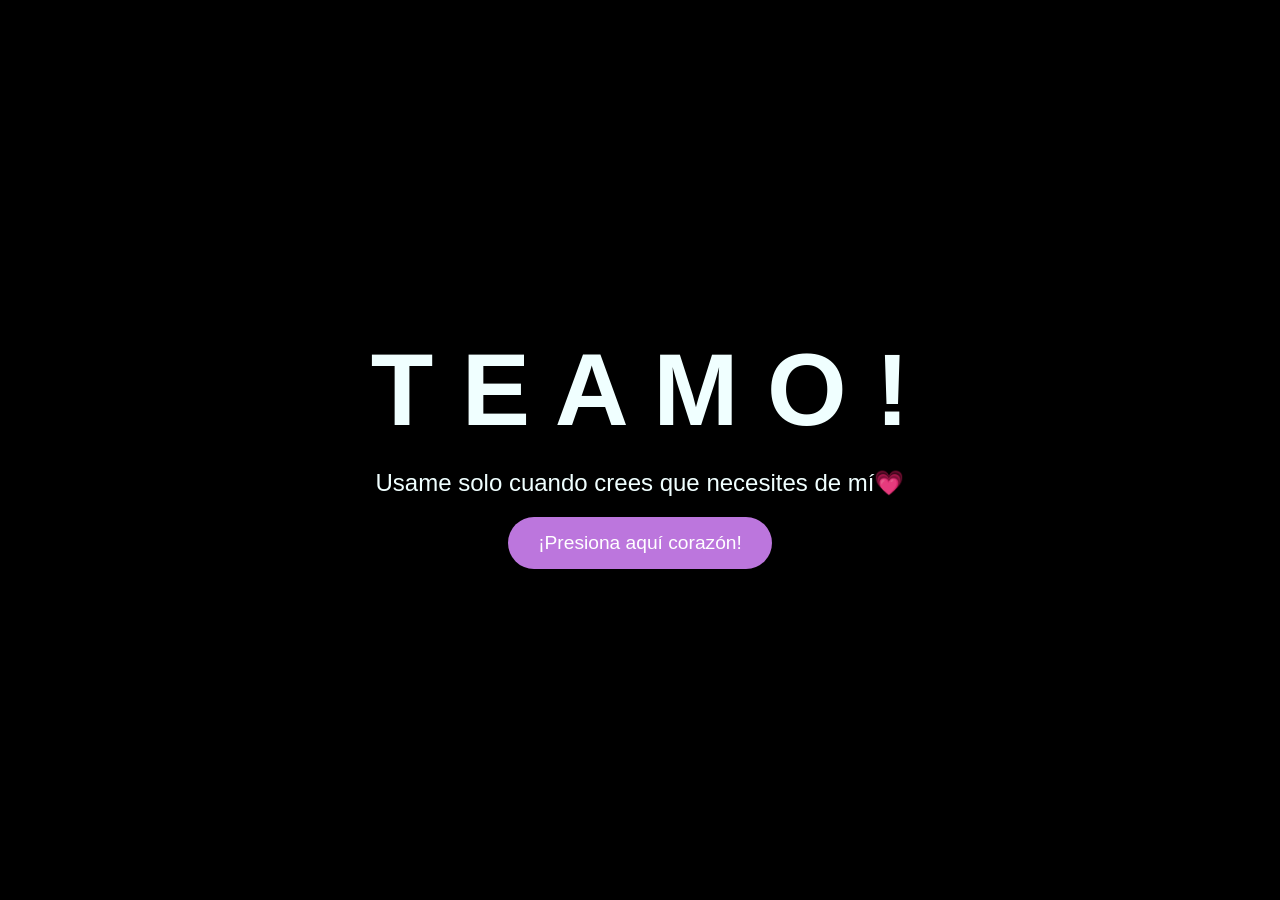
<file: index.html>
<!DOCTYPE html>
<html lang="es">

<head>
    <meta charset="UTF-8">
    <meta http-equiv="X-UA-Compatible" content="IE=edge">
    <link href="https://fonts.cdnfonts.com/css/minecraft-4" rel="stylesheet">
    <meta name="viewport" content="width=device-width, initial-scale=1.0">
    <link rel="stylesheet" href="style.css">
    <link rel="icon" href="img/flowers.png" type="image/x-icon">
    <title>Flowers</title>
</head>

<body>
    <div class="greetings">
        <span>T</span>
        <span>E </span>
        <span>A</span>
        <span>M</span>
        <span>O</span>
        <span>!</span>
    </div>
    <div class="description">
        <span>Usame solo cuando crees que necesites de mí💗</span>
    </div>
    <div class="button">
        <button class="botones">
            <a href="principal/principal.html" style="color: #fff;">¡Presiona aquí corazón!</a>
        </button>
    </div>


</body>

</html>
</file>
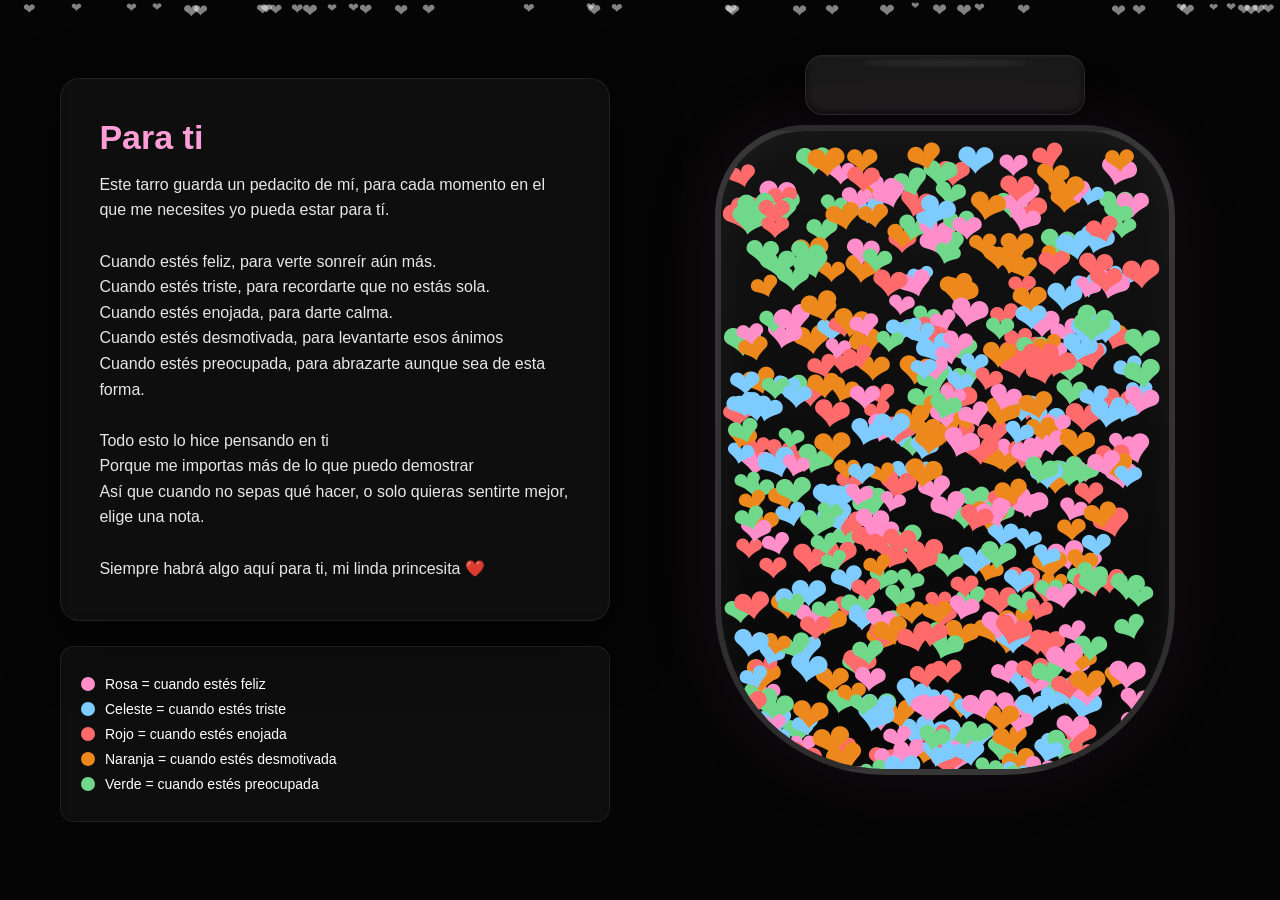
<file: principal/principal.html>
<!DOCTYPE html>
<html lang="es">
<head>
    <meta charset="UTF-8">
    <link href="https://fonts.cdnfonts.com/css/minecraft-4" rel="stylesheet">
    <title>Tarro para ti</title>
    <link rel="stylesheet" href="styles.css">
</head>
<body>

<div class="background"></div>

<div class="container">

    <!-- IZQUIERDA -->
    <div class="left">

        <div class="carta">
            <h1>Para ti </h1>
            <p>Este tarro guarda un pedacito de mí, para cada momento en el que me necesites yo pueda estar para tí.<br><br></p>

            <p>Cuando estés feliz, para verte sonreír aún más.</p>
            <p>Cuando estés triste, para recordarte que no estás sola.</p>
            <p>Cuando estés enojada, para darte calma.</p>
            <p>Cuando estés desmotivada, para levantarte esos ánimos</p>
            <p>Cuando estés preocupada, para abrazarte aunque sea de esta forma.<br><br></p>

            <p>Todo esto lo hice pensando en ti</p>
            <p>Porque me importas más de lo que puedo demostrar</p>
            <p>Así que cuando no sepas qué hacer, o solo quieras sentirte mejor, elige una nota.<br><br></p>
            <p>Siempre habrá algo aquí para ti, mi linda princesita ❤️</p>
        </div>

        <div class="indice">
            <div class="item"><div class="dot rosa"></div> Rosa = cuando estés feliz</div>
            <div class="item"><div class="dot celeste"></div> Celeste = cuando estés triste</div>
            <div class="item"><div class="dot rojo"></div> Rojo = cuando estés enojada</div>
            <div class="item"><div class="dot naranja"></div> Naranja = cuando estés desmotivada</div>
            <div class="item"><div class="dot verde"></div> Verde = cuando estés preocupada</div>
        </div>

    </div>

    <!-- DERECHA -->
    <div class="right">
        <div class="jar-wrapper">
            <div class="lid"></div>
            <div class="jar" id="jar"></div>
        </div>
    </div>

</div>

<script src="script.js"></script>

</body>
</html>
</file>
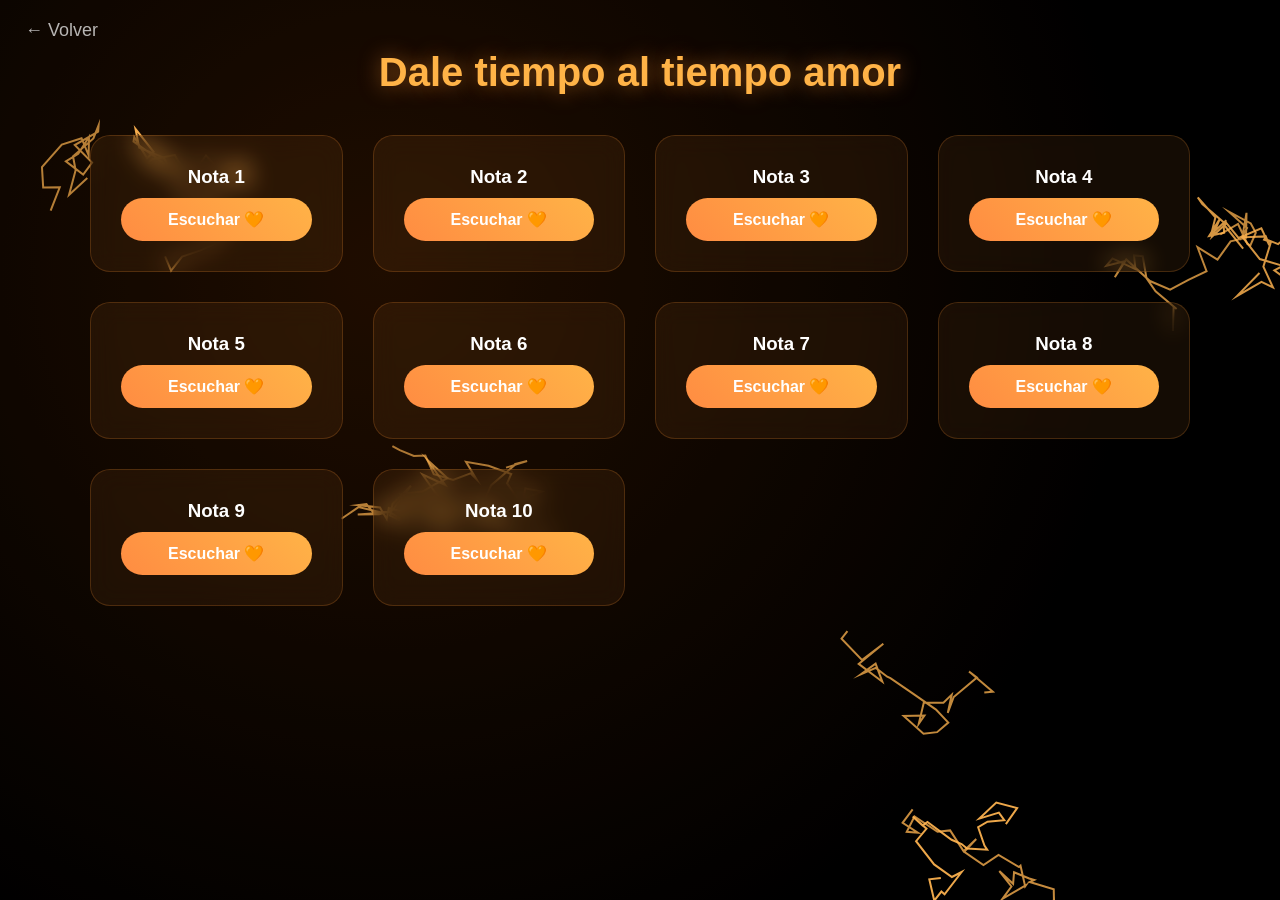
<file: principal/desmotivada/desmotivada.html>
<!DOCTYPE html>
<html lang="es">
<head>
    <meta charset="UTF-8">
    <title>Para cuando estés desmotivada</title>
    <link rel="stylesheet" href="desmotivada.css">
</head>
<body>
    
<a href="../../principal/principal.html" class="back-btn">← Volver</a>

<canvas id="fondo"></canvas>

<h1 class="titulo">Dale tiempo al tiempo amor</h1>

<div class="container" id="listaAudios"></div>

<script src="desmotivada.js"></script>

</body>
</html>
</file>
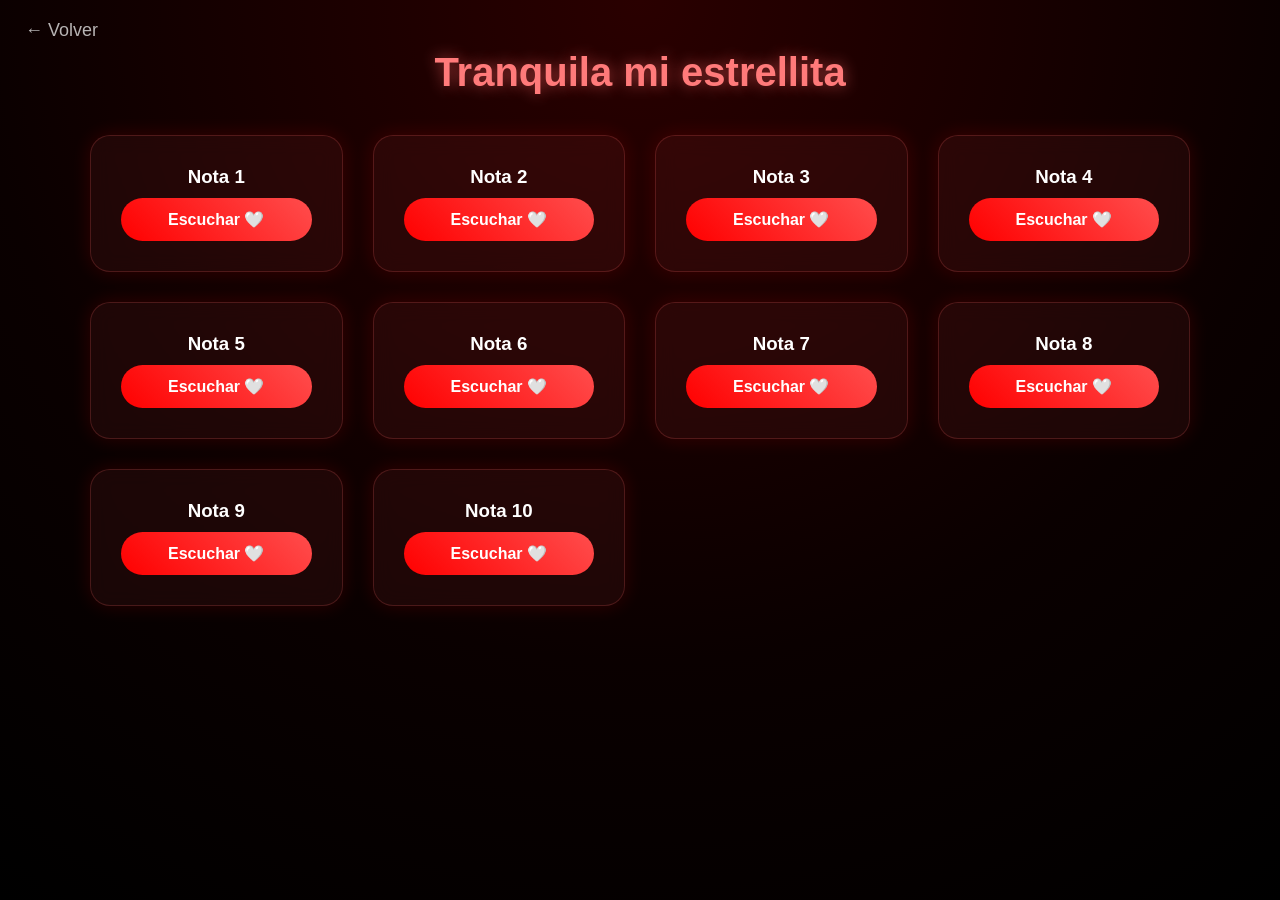
<file: principal/enojada/enojada.html>
<!DOCTYPE html>
<html lang="es">
<head>
    <meta charset="UTF-8">
    <title>Para cuando estés enojada</title>
    <link rel="stylesheet" href="enojada.css">
</head>
<body>
    
<a href="../../principal/principal.html" class="back-btn">← Volver</a>


<canvas id="fondo"></canvas>

<h1 class="titulo">Tranquila mi estrellita</h1>

<div class="container" id="listaAudios"></div>

<script src="enojada.js"></script>

</body>
</html>
</file>
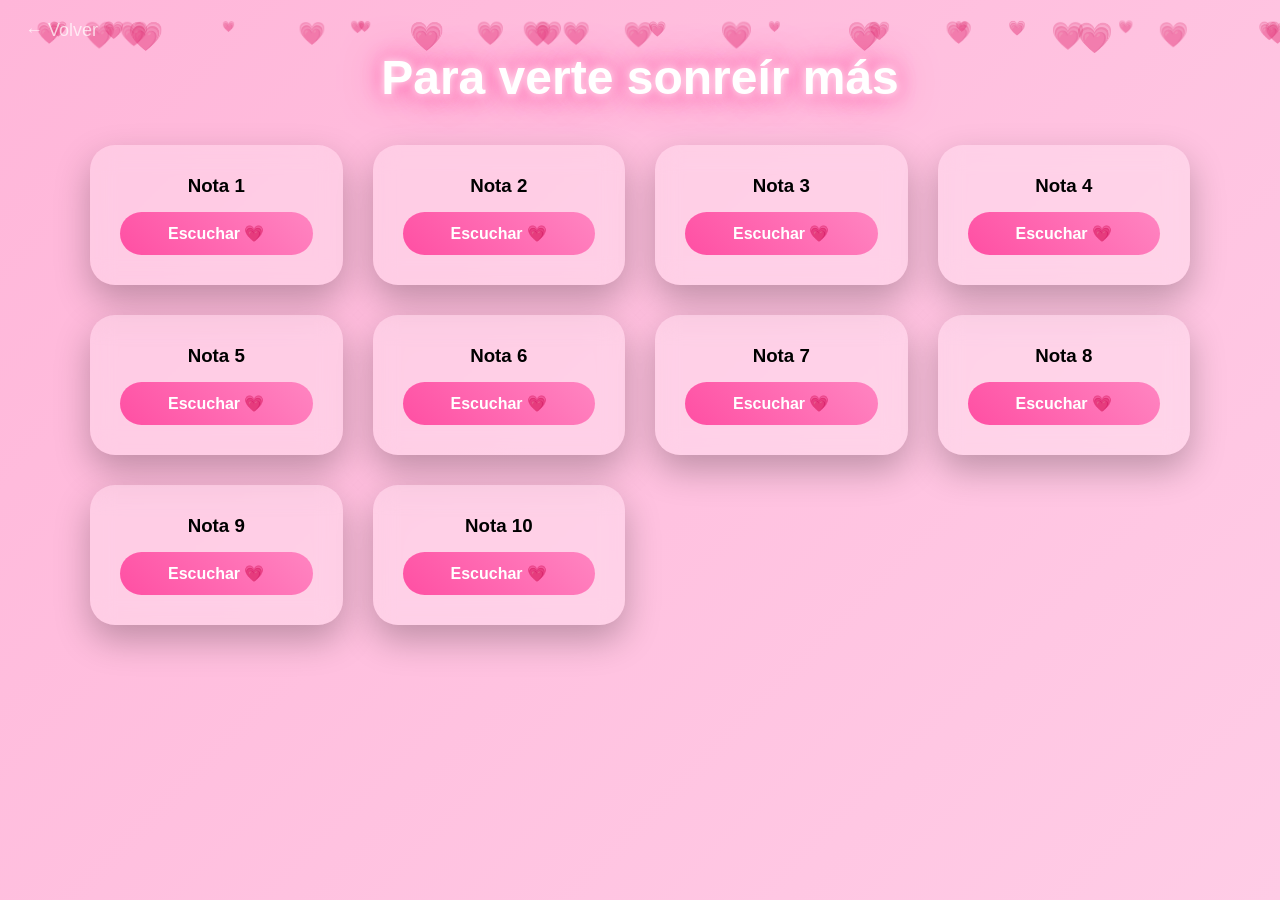
<file: principal/feliz/feliz.html>
<!DOCTYPE html>
<html lang="es">
<head>
    <meta charset="UTF-8">
    <title>Para cuando estés feliz 💗</title>
    <link rel="stylesheet" href="feliz.css">
</head>
<body>
<a href="../../principal/principal.html" class="back-btn">← Volver</a>

<div class="background"></div>

<h1 class="titulo">Para verte sonreír más</h1>

<div class="container" id="listaAudios"></div>

<script src="feliz.js"></script>

</body>
</html>
</file>
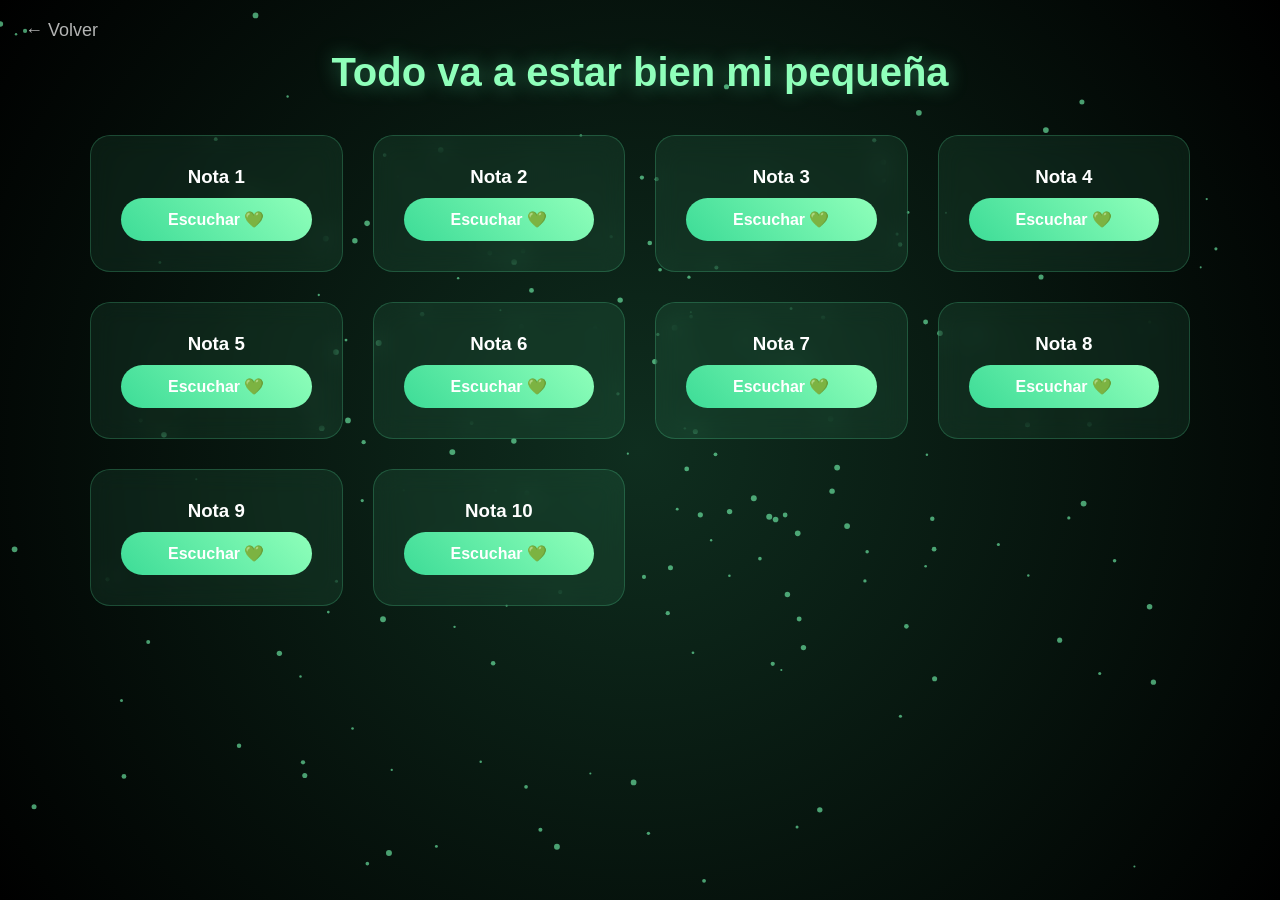
<file: principal/preocupada/preocupada.html>
<!DOCTYPE html>
<html lang="es">
<head>
    <meta charset="UTF-8">
    <title>Para cuando estés preocupada</title>
    <link rel="stylesheet" href="preocupada.css">
</head>
<body>
<a href="../../principal/principal.html" class="back-btn">← Volver</a>

<canvas id="fondo"></canvas>

<h1 class="titulo">Todo va a estar bien mi pequeña</h1>

<div class="container" id="listaAudios"></div>

<script src="preocupada.js"></script>

</body>
</html>
</file>
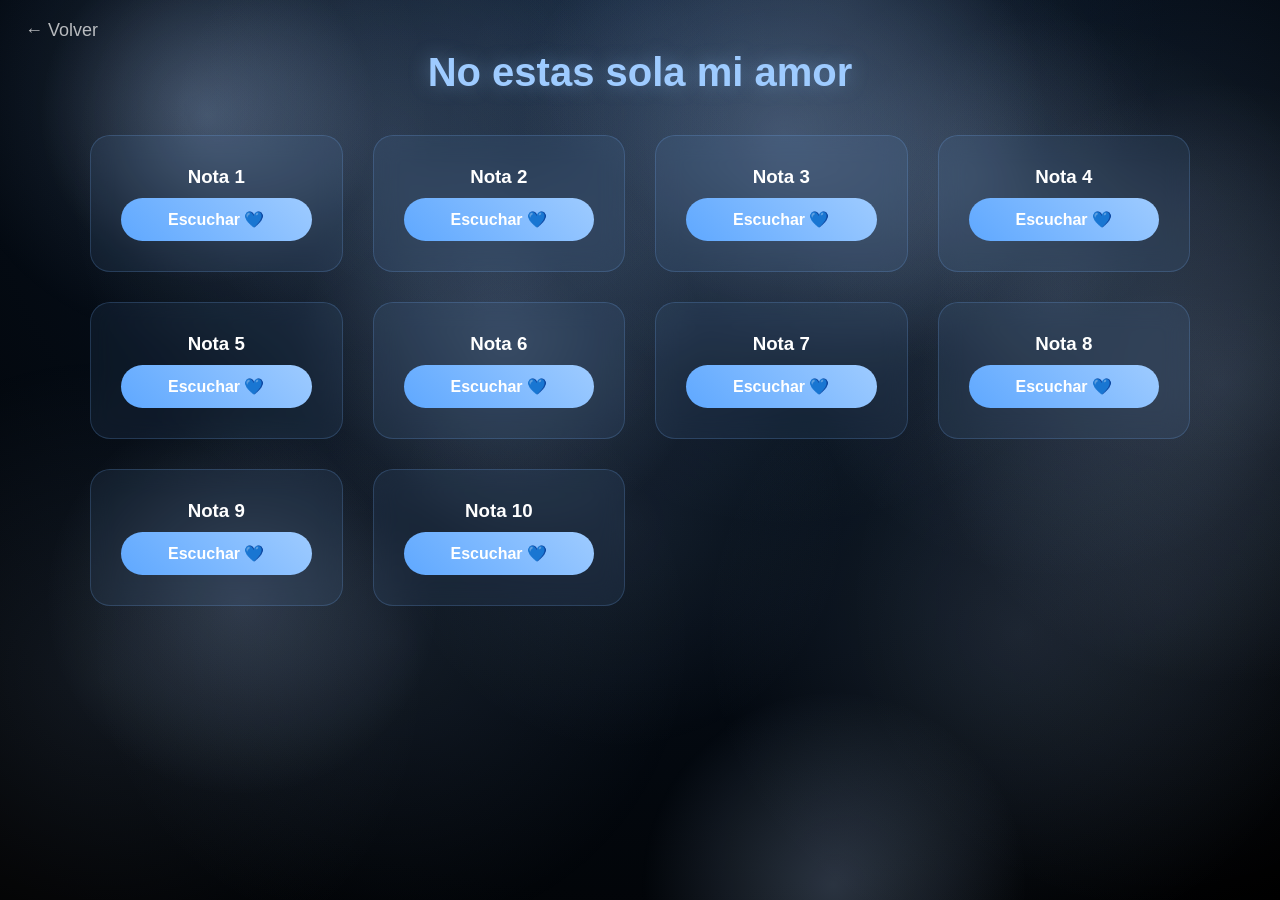
<file: principal/triste/triste.html>
<!DOCTYPE html>
<html lang="es">
<head>
    <meta charset="UTF-8">
    <title>Para cuando estés triste 💙</title>
    <link rel="stylesheet" href="triste.css">
</head>
<body>
<a href="../../principal/principal.html" class="back-btn">← Volver</a>

<canvas id="fondo"></canvas>

<h1 class="titulo">No estas sola mi amor</h1>

<div class="container" id="listaAudios"></div>

<script src="triste.js"></script>

</body>
</html>
</file>
<file: style.css>
@import url('https://fonts.cdnfonts.com/css/minecraft-4');

*{
    margin:0;
    padding:0;
    box-sizing:border-box;
    font-family: 'Minecraft', sans-serif;
}

body{
    color: azure;
    min-height: 100vh;
    display: flex;
    flex-direction: column;
    align-items: center;
    justify-content: center;
    background-color: black;
    padding: 20px;
    text-align: center;
}

/* TEXTO PRINCIPAL */
.greetings{
    font-size: clamp(2.5rem, 8vw, 7rem);
    font-weight: 900;
    word-break: break-word;
}

/* ANIMACIÓN */
.greetings > span{
    animation: glow 2.5s ease-in-out infinite;
}

@keyframes glow{
    0%, 100%{
        color: #fff;
        text-shadow: 0 0 12px #bc76dd, 0 0 50px #bc76dd, 0 0 100px #bc76dd;
    }
    10%, 90%{
        color: #111;
        text-shadow: none;
    }
}

/* delays */
.greetings > span:nth-child(2){ animation-delay: .2s; }
.greetings > span:nth-child(3){ animation-delay: .4s; }
.greetings > span:nth-child(4){ animation-delay: .6s; }
.greetings > span:nth-child(5){ animation-delay: .8s; }
.greetings > span:nth-child(6){ animation-delay: 1s; }

/* DESCRIPCIÓN */
.description{
    font-size: clamp(1rem, 3vw, 1.5rem);
    margin: 20px 0;
    max-width: 90%;
}

/* BOTÓN */
.botones{
    border: none;
    background: transparent;
}

.botones a{
    display: inline-block;
    background-color: #bc76dd;
    padding: clamp(10px, 2vw, 15px) clamp(20px, 4vw, 30px);
    border-radius: 50px;
    text-decoration: none;
    color: white;
    font-size: clamp(0.9rem, 2.5vw, 1.2rem);
    transition: 0.3s;
}

.botones a:hover{
    background-color: #8a3bb3;
    box-shadow: 0 0 15px #bc76dd;
}
</file>
<file: principal/styles.css>
@import url('https://fonts.cdnfonts.com/css/minecraft-4');

*{
    margin:0;
    padding:0;
    box-sizing:border-box;
    font-family: 'Minecraft', sans-serif;
}

body{
    min-height:100vh;
    background:#050505;
    color:white;
    overflow-x:hidden;
}

/* FONDO CORAZONES */

.background{
    position:fixed;
    width:100%;
    height:100%;
    overflow:hidden;
    z-index:0;
}

.background span{
    position:absolute;
    font-size:14px;
    opacity:0.5;
    animation:floatUp linear infinite;
}

@keyframes floatUp{
    0%{
        transform:translateY(100vh) scale(0.8);
        opacity:0;
    }
    30%{opacity:0.6;}
    100%{
        transform:translateY(-10vh) scale(1.2);
        opacity:0;
    }
}

/* LAYOUT */

.container{
    position:relative;
    z-index:2;
    display:flex;
    min-height:100vh;
    padding:clamp(20px,5vw,60px);
    gap:clamp(20px,5vw,60px);
}

/* COLUMNAS */

.left, .right{
    flex:1;
}

/* IZQUIERDA */

.left{
    display:flex;
    flex-direction:column;
    justify-content:center;
}

/* CARTA */

.carta{
    background:rgba(255,255,255,0.04);
    border:1px solid rgba(255,255,255,0.08);
    padding:clamp(20px,3vw,45px);
    border-radius:20px;
    backdrop-filter:blur(5px);
    box-shadow:0 20px 60px rgba(0,0,0,0.6);
    animation:fadeUp 1s ease;
}

.carta h1{
    font-size:clamp(20px,4vw,34px);
    color:#ff9ed6;
    margin-bottom:15px;
}

.carta p{
    font-size:clamp(13px,2.5vw,16px);
    line-height:1.6;
    opacity:0.9;
}

/* INDICE */

.indice{
    background:rgba(255,255,255,0.04);
    border:1px solid rgba(255,255,255,0.08);
    margin-top:25px;
    padding:20px;
    border-radius:14px;
    width:100%;
    animation:fadeUp 1.4s ease;
    backdrop-filter:blur(5px);
}

.item{
    display:flex;
    align-items:center;
    margin:9px 0;
    font-size:clamp(12px,2.5vw,14px);
}

.dot{
    width:14px;
    height:14px;
    border-radius:50%;
    margin-right:10px;
}

.rosa{background:#ff8ecb;}
.celeste{background:#7ecbff;}
.rojo{background:#ff6a6a;}
.naranja{background:#ed881d;}
.verde{background:#70d88a;}

/* DERECHA */

.right{
    display:flex;
    justify-content:center;
    align-items:center;
}

/* CONTENEDOR TARRO */

.jar-wrapper{
    position:relative;
    width:clamp(220px, 40vw, 460px);
    height:clamp(320px, 60vw, 650px);
}

/* TARRO */

.jar{
    width:100%;
    height:100%;
    border-radius:90px 90px 170px 170px;
    border:6px solid rgba(255,255,255,0.15);
    background:linear-gradient(
        to bottom,
        rgba(255,255,255,0.06),
        rgba(255,255,255,0.01)
    );
    position:relative;
    overflow:hidden;
    backdrop-filter:blur(5px);

    box-shadow:
    0 0 80px rgba(255,120,200,0.08),
    inset 0 0 40px rgba(255,255,255,0.05);

    animation:fadeUp 1.2s ease;
}

/* CORAZONES */

.heart-note{
    position:absolute;
    text-decoration:none;
    cursor:pointer;
    transition:transform 0.2s ease, filter 0.2s ease;
    z-index:5;
}

.heart-note:hover{
    transform:scale(1.3);
    filter:brightness(1.4);
}

/* colores */

.heart-feliz{ color:#ff8ecb; }
.heart-triste{ color:#7ecbff; }
.heart-enojada{ color:#ff6a6a; }
.heart-animo{ color:#ed881d; }
.heart-calma{ color:#70d88a; }

/* GENERAL */

@keyframes fadeUp{
    from{opacity:0;transform:translateY(40px);}
    to{opacity:1;transform:translateY(0);}
}

/* TAPA */

.lid{
    position:absolute;
    top:-70px;
    left:50%;
    transform:translateX(-50%);
    width:clamp(180px, 25vw, 280px);
    height:clamp(40px, 6vw, 60px);

    background:#1a1a1a;
    border-radius:18px;

    border:1px solid rgba(255,255,255,0.06);

    box-shadow:
        0 12px 30px rgba(0,0,0,0.8),
        inset 0 1px 2px rgba(255,255,255,0.05),
        inset 0 -3px 6px rgba(0,0,0,0.7);

    opacity:0;
}

.lid::before{
    content:"";
    position:absolute;
    top:4px;
    left:20%;
    width:60%;
    height:6px;

    background:rgba(255,255,255,0.08);
    border-radius:50%;
    filter:blur(2px);
}

/* ANIMACIONES TAPA */

.jar-wrapper.cerrando .lid{
    animation:enroscar 1s ease forwards;
}

@keyframes enroscar{
    0%{
        opacity:0;
        transform:translateX(-50%) translateY(-150px) scale(0.8);
    }
    60%{
        opacity:1;
        transform:translateX(-50%) translateY(10px) scale(1.05);
    }
    100%{
        opacity:1;
        transform:translateX(-50%) translateY(0) scale(1);
    }
}

.jar-wrapper.abriendo .lid{
    animation:abrirReal 0.8s ease forwards;
    opacity:1;
}

@keyframes abrirReal{
    0%{
        transform:translateX(-50%) translateY(0);
    }
    20%{
        transform:translateX(-48%) translateY(-15px);
    }
    40%{
        transform:translateX(20%) translateY(-35px) rotate(10deg);
    }
    80%{
        transform:translateX(50%) translateY(40px) rotate(30deg);
    }
    100%{
        transform:translateX(50%) translateY(40px) rotate(30deg);
    }
}

/* RESPONSIVE CELULAR */

@media (max-width: 768px){
    .container{
        flex-direction:column;
        align-items:center;
    }

    .right{
        order:-1;
    }
}
</file>
<file: principal/desmotivada/desmotivada.css>
*{
    margin:0;
    padding:0;
    box-sizing:border-box;
    font-family: 'Segoe UI', sans-serif;
}

/* BOTÓN ATRÁS */
.back-btn{
    position:fixed;
    top:clamp(10px,3vw,20px);
    left:clamp(10px,3vw,25px);
    color:white;
    text-decoration:none;
    font-size:clamp(14px,2.5vw,18px);
    opacity:0.7;
    transition:0.2s;
    z-index:10;
}

.back-btn:hover{
    opacity:1;
    transform:translateX(-3px);
}

/* BODY */
body{
    background: radial-gradient(circle at 30% 30%, #2a1200, #000 70%);
    min-height:100vh;
    overflow-x:hidden;
    display:flex;
    flex-direction:column;
    align-items:center;
    color:white;
    user-select:none;
    padding:20px;
}

/* CANVAS */
#fondo{
    position:fixed;
    top:0;
    left:0;
    width:100%;
    height:100%;
    z-index:0;
    pointer-events:none;
}

/* TITULO */
.titulo{
    margin-top:clamp(20px,5vw,30px);
    font-size:clamp(1.5rem,5vw,2.5rem);
    text-align:center;
    z-index:2;

    color:#ffb347;
    text-shadow:0 0 20px rgba(255,150,50,0.5);

    animation:pulso 2.5s ease-in-out infinite;
}

@keyframes pulso{
    0%,100%{ transform:scale(1); opacity:0.9; }
    50%{ transform:scale(1.05); opacity:1; }
}

/* GRID RESPONSIVE */
.container{
    margin-top:clamp(20px,5vw,40px);
    width:min(1100px, 100%);
    display:grid;
    grid-template-columns:repeat(auto-fit, minmax(220px, 1fr));
    gap:clamp(15px,3vw,30px);
    padding-bottom:60px;
    z-index:2;
}

/* CARDS */
.card{
    background: rgba(255,150,50,0.08);
    backdrop-filter: blur(12px);
    border:1px solid rgba(255,150,50,0.2);
    border-radius:20px;
    padding:clamp(15px,3vw,30px);
    text-align:center;
    transition:0.3s;

    min-height:120px;

    display:flex;
    flex-direction:column;
    justify-content:center;
    gap:10px;
}

.card:hover{
    transform:scale(1.03);
    box-shadow:0 0 25px rgba(255,150,50,0.3);
}

/* BOTÓN */
.play{
    padding:clamp(10px,2vw,12px) clamp(18px,4vw,25px);
    border:none;
    border-radius:30px;
    background:linear-gradient(45deg,#ff8c42,#ffb347);
    color:white;
    cursor:pointer;
    transition:0.3s;
    font-weight:bold;
    font-size:clamp(0.9rem,2.5vw,1rem);
}

.play:hover{
    transform:scale(1.05);
    box-shadow:0 0 20px #ff8c42;
}
</file>
<file: principal/enojada/enojada.css>
*{
    margin:0;
    padding:0;
    box-sizing:border-box;
    font-family: 'Segoe UI', sans-serif;
}

/* BOTÓN ATRÁS */
.back-btn{
    position:fixed;
    top:clamp(10px,3vw,20px);
    left:clamp(10px,3vw,25px);
    color:white;
    text-decoration:none;
    font-size:clamp(14px,2.5vw,18px);
    opacity:0.7;
    transition:0.2s;
    z-index:10;
}

.back-btn:hover{
    opacity:1;
    transform:translateX(-3px);
}

/* BODY */
body{
    background: radial-gradient(circle at top, #2a0000, #0a0000 60%, #000);
    min-height:100vh;
    overflow-x:hidden;
    display:flex;
    flex-direction:column;
    align-items:center;
    color:white;
    padding:20px;
}

/* CANVAS */
#fondo{
    position:fixed;
    top:0;
    left:0;
    width:100%;
    height:100%;
    z-index:0;
    pointer-events:none;
}

/* TITULO */
.titulo{
    margin-top:clamp(20px,5vw,30px);
    font-size:clamp(1.5rem,5vw,2.5rem);
    text-align:center;
    z-index:2;

    color:#ff7a7a;
    text-shadow:0 0 15px rgba(255,100,100,0.6);

    animation:latido 3s infinite ease-in-out;
}

@keyframes latido{
    0%,100%{ transform:scale(1); }
    50%{ transform:scale(1.03); }
}

/* EFECTO EXTRA */
@keyframes shakeGlow{
    0%{ transform:translateX(0); }
    25%{ transform:translateX(-2px); }
    50%{ transform:translateX(2px); }
    75%{ transform:translateX(-2px); }
    100%{ transform:translateX(2px); }
}

/* GRID RESPONSIVE */
.container{
    margin-top:clamp(20px,5vw,40px);
    width:min(1100px, 100%);
    display:grid;
    grid-template-columns:repeat(auto-fit, minmax(220px, 1fr));
    gap:clamp(15px,3vw,30px);
    padding-bottom:60px;
    z-index:2;
}

/* CARDS */
.card{
    background: rgba(255, 80, 80, 0.08);
    backdrop-filter: blur(10px); 
    -webkit-backdrop-filter: blur(10px);
    border:1px solid rgba(255,100,100,0.2);
    border-radius:20px;
    padding:clamp(15px,3vw,30px);
    text-align:center;
    cursor:pointer;
    transition:0.2s;
    box-shadow:0 0 20px rgba(255,0,0,0.15);

    min-height:120px;

    display:flex;
    flex-direction:column;
    justify-content:center;
    gap:10px;
    position:relative;
    z-index:2;
}

.card:hover{
    transform:scale(1.03);
    box-shadow:0 0 25px rgba(255,100,100,0.3);
}

/* BOTÓN */
.play{
    padding:clamp(10px,2vw,12px) clamp(18px,4vw,25px);
    border:none;
    border-radius:30px;
    background:linear-gradient(45deg,#ff0000,#ff4d4d);
    color:white;
    cursor:pointer;
    transition:0.3s;
    font-weight:bold;
    font-size:clamp(0.9rem,2.5vw,1rem);
}

.play:hover{
    transform:scale(1.05);
    box-shadow:0 0 20px #ff0000;
}

.card, .play{
    position:relative;
    z-index:2;
}
</file>
<file: principal/feliz/feliz.css>
*{
    margin:0;
    padding:0;
    box-sizing:border-box;
    font-family: 'Segoe UI', sans-serif;
}

/* BOTÓN ATRÁS */
.back-btn{
    position:fixed;
    top:clamp(10px,3vw,20px);
    left:clamp(10px,3vw,25px);
    color:white;
    text-decoration:none;
    font-size:clamp(14px,2.5vw,18px);
    opacity:0.7;
    transition:0.2s;
    z-index:10;
}

.back-btn:hover{
    opacity:1;
    transform:translateX(-3px);
}

/* BODY */
body{
    background: linear-gradient(135deg, #ffb6d9, #ffcce6);
    min-height:100vh;
    overflow-x:hidden;
    display:flex;
    flex-direction:column;
    align-items:center;
    padding:20px;
}

/* TITULO */
.titulo{
    margin-top:clamp(20px,5vw,30px);
    font-size:clamp(1.8rem,6vw,3rem);
    color:#fff;
    text-align:center;

    text-shadow:
        0 0 10px #fff,
        0 0 20px #ff4fa3,
        0 0 40px #ff4fa3;

    animation:brillar 2s infinite alternate;
}

/* glow */
@keyframes brillar{
    from{
        text-shadow:
        0 0 10px #fff,
        0 0 20px #ff4fa3,
        0 0 40px #ff4fa3;
    }
    to{
        text-shadow:
        0 0 20px #fff,
        0 0 40px #ff85c1,
        0 0 60px #ff85c1;
    }
}

/* GRID RESPONSIVE */
.container{
    margin-top:clamp(20px,5vw,40px);
    width:min(1100px, 100%);
    display:grid;
    grid-template-columns:repeat(auto-fit, minmax(220px, 1fr));
    gap:clamp(15px,3vw,30px);
    padding-bottom:60px;
}

/* TARJETAS */
.card{
    background: rgba(255,255,255,0.25);
    backdrop-filter: blur(12px);
    border-radius:25px;
    padding:clamp(15px,3vw,30px);
    text-align:center;
    cursor:pointer;
    transition:0.3s;
    box-shadow:0 15px 35px rgba(0,0,0,0.25);

    min-height:120px;

    display:flex;
    flex-direction:column;
    justify-content:center;
    gap:10px;
}

.card:hover{
    transform:translateY(-8px) scale(1.05);
    background: rgba(255,255,255,0.3);
}

/* BOTÓN */
.play{
    margin-top:5px;
    padding:clamp(10px,2vw,12px) clamp(18px,4vw,25px);
    border:none;
    border-radius:30px;
    background:linear-gradient(45deg,#ff4fa3,#ff85c1);
    color:white;
    cursor:pointer;
    transition:0.3s;
    font-weight:bold;
    font-size:clamp(0.9rem,2.5vw,1rem);
}

.play:hover{
    transform:scale(1.05);
    box-shadow:0 0 20px #ff4fa3;
}

/* CORAZONES */
.background span{
    position:absolute;
    color:white;
    font-size:14px;
    animation:float 8s linear infinite;
    opacity:0.5;
}

@keyframes float{
    0%{
        transform:translateY(100vh);
        opacity:0;
    }
    30%{opacity:0.6;}
    100%{
        transform:translateY(-10vh);
        opacity:0;
    }
}

/* ENTRADA */
@keyframes fadeIn{
    from{opacity:0; transform:translateY(-20px);}
    to{opacity:1; transform:translateY(0);}
}
</file>
<file: principal/preocupada/preocupada.css>
*{
    margin:0;
    padding:0;
    box-sizing:border-box;
    font-family: 'Segoe UI', sans-serif;
}

/* BOTÓN ATRÁS */
.back-btn{
    position:fixed;
    top:clamp(10px,3vw,20px);
    left:clamp(10px,3vw,25px);
    color:white;
    text-decoration:none;
    font-size:clamp(14px,2.5vw,18px);
    opacity:0.7;
    transition:0.2s;
    z-index:10;
}

.back-btn:hover{
    opacity:1;
    transform:translateX(-3px);
}

/* BODY */
body{
    background: radial-gradient(circle at center, #0f2e1f, #000);
    min-height:100vh;
    overflow-x:hidden;
    display:flex;
    flex-direction:column;
    align-items:center;
    color:white;
    padding:20px;
}

/* CANVAS */
#fondo{
    position:fixed;
    top:0;
    left:0;
    width:100%;
    height:100%;
    z-index:0;
    pointer-events:none;
}

/* TITULO */
.titulo{
    margin-top:clamp(20px,5vw,30px);
    font-size:clamp(1.5rem,5vw,2.5rem);
    text-align:center;
    z-index:2;

    color:#8fffba;
    text-shadow:0 0 20px rgba(100,255,180,0.4);

    animation:respirar 4s ease-in-out infinite;
}

@keyframes respirar{
    0%,100%{ transform:scale(1); }
    50%{ transform:scale(1.03); }
}

/* GRID RESPONSIVE */
.container{
    margin-top:clamp(20px,5vw,40px);
    width:min(1100px, 100%);
    display:grid;
    grid-template-columns:repeat(auto-fit, minmax(220px, 1fr));
    gap:clamp(15px,3vw,30px);
    padding-bottom:60px;
    z-index:2;
}

/* CARDS */
.card{
    background: rgba(100,255,180,0.08);
    backdrop-filter: blur(12px);
    border:1px solid rgba(100,255,180,0.2);
    border-radius:20px;
    padding:clamp(15px,3vw,30px);
    text-align:center;
    transition:0.3s;

    min-height:120px;

    display:flex;
    flex-direction:column;
    justify-content:center;
    gap:10px;
}

.card:hover{
    transform:scale(1.03);
    box-shadow:0 0 25px rgba(100,255,180,0.3);
}

/* BOTÓN */
.play{
    padding:clamp(10px,2vw,12px) clamp(18px,4vw,25px);
    border:none;
    border-radius:30px;
    background:linear-gradient(45deg,#3ddc97,#8fffba);
    color:white;
    cursor:pointer;
    transition:0.3s;
    font-weight:bold;
    font-size:clamp(0.9rem,2.5vw,1rem);
}

.play:hover{
    transform:scale(1.05);
    box-shadow:0 0 20px #3ddc97;
}
</file>
<file: principal/triste/triste.css>
*{
    margin:0;
    padding:0;
    box-sizing:border-box;
    font-family: 'Segoe UI', sans-serif;
}

/* BOTÓN ATRÁS */
.back-btn{
    position:fixed;
    top:clamp(10px,3vw,20px);
    left:clamp(10px,3vw,25px);
    color:white;
    text-decoration:none;
    font-size:clamp(14px,2.5vw,18px);
    opacity:0.7;
    transition:0.2s;
    z-index:10;
}

.back-btn:hover{
    opacity:1;
    transform:translateX(-3px);
}

/* BODY */
body{
    background: radial-gradient(circle at top, #0a1a2f, #000);
    min-height:100vh;
    overflow-x:hidden;
    display:flex;
    flex-direction:column;
    align-items:center;
    color:white;
    padding:20px;
}

/* CANVAS */
#fondo{
    position:fixed;
    top:0;
    left:0;
    width:100%;
    height:100%;
    z-index:0;
    pointer-events:none;
}

/* TITULO */
.titulo{
    margin-top:clamp(20px,5vw,30px);
    font-size:clamp(1.5rem,5vw,2.5rem);
    text-align:center;
    z-index:2;

    color:#9ecbff;

    text-shadow:0 0 20px rgba(150,200,255,0.4);

    animation:flotar 4s ease-in-out infinite;
}

@keyframes flotar{
    0%,100%{ transform:translateY(0); }
    50%{ transform:translateY(-8px); }
}

/* GRID RESPONSIVE */
.container{
    margin-top:clamp(20px,5vw,40px);
    width:min(1100px, 100%);
    display:grid;
    grid-template-columns:repeat(auto-fit, minmax(220px, 1fr)); /* 🔥 clave */
    gap:clamp(15px,3vw,30px);
    padding-bottom:60px;
    z-index:2;
}

/* CARDS */
.card{
    background: rgba(120,180,255,0.08);
    backdrop-filter: blur(12px);
    border:1px solid rgba(120,180,255,0.2);
    border-radius:20px;
    padding:clamp(15px,3vw,30px);
    text-align:center;
    transition:0.3s;

    min-height:120px; /* en vez de height fijo */

    display:flex;
    flex-direction:column;
    justify-content:center;
    gap:10px;
}

.card:hover{
    transform:scale(1.03);
    box-shadow:0 0 25px rgba(120,180,255,0.3);
}

/* BOTÓN */
.play{
    padding:clamp(10px,2vw,12px) clamp(18px,4vw,25px);
    border:none;
    border-radius:30px;
    background:linear-gradient(45deg,#5fa8ff,#9ecbff);
    color:white;
    cursor:pointer;
    transition:0.3s;
    font-weight:bold;
    font-size:clamp(0.9rem,2.5vw,1rem);
}

.play:hover{
    transform:scale(1.05);
    box-shadow:0 0 20px #5fa8ff;
}
</file>
